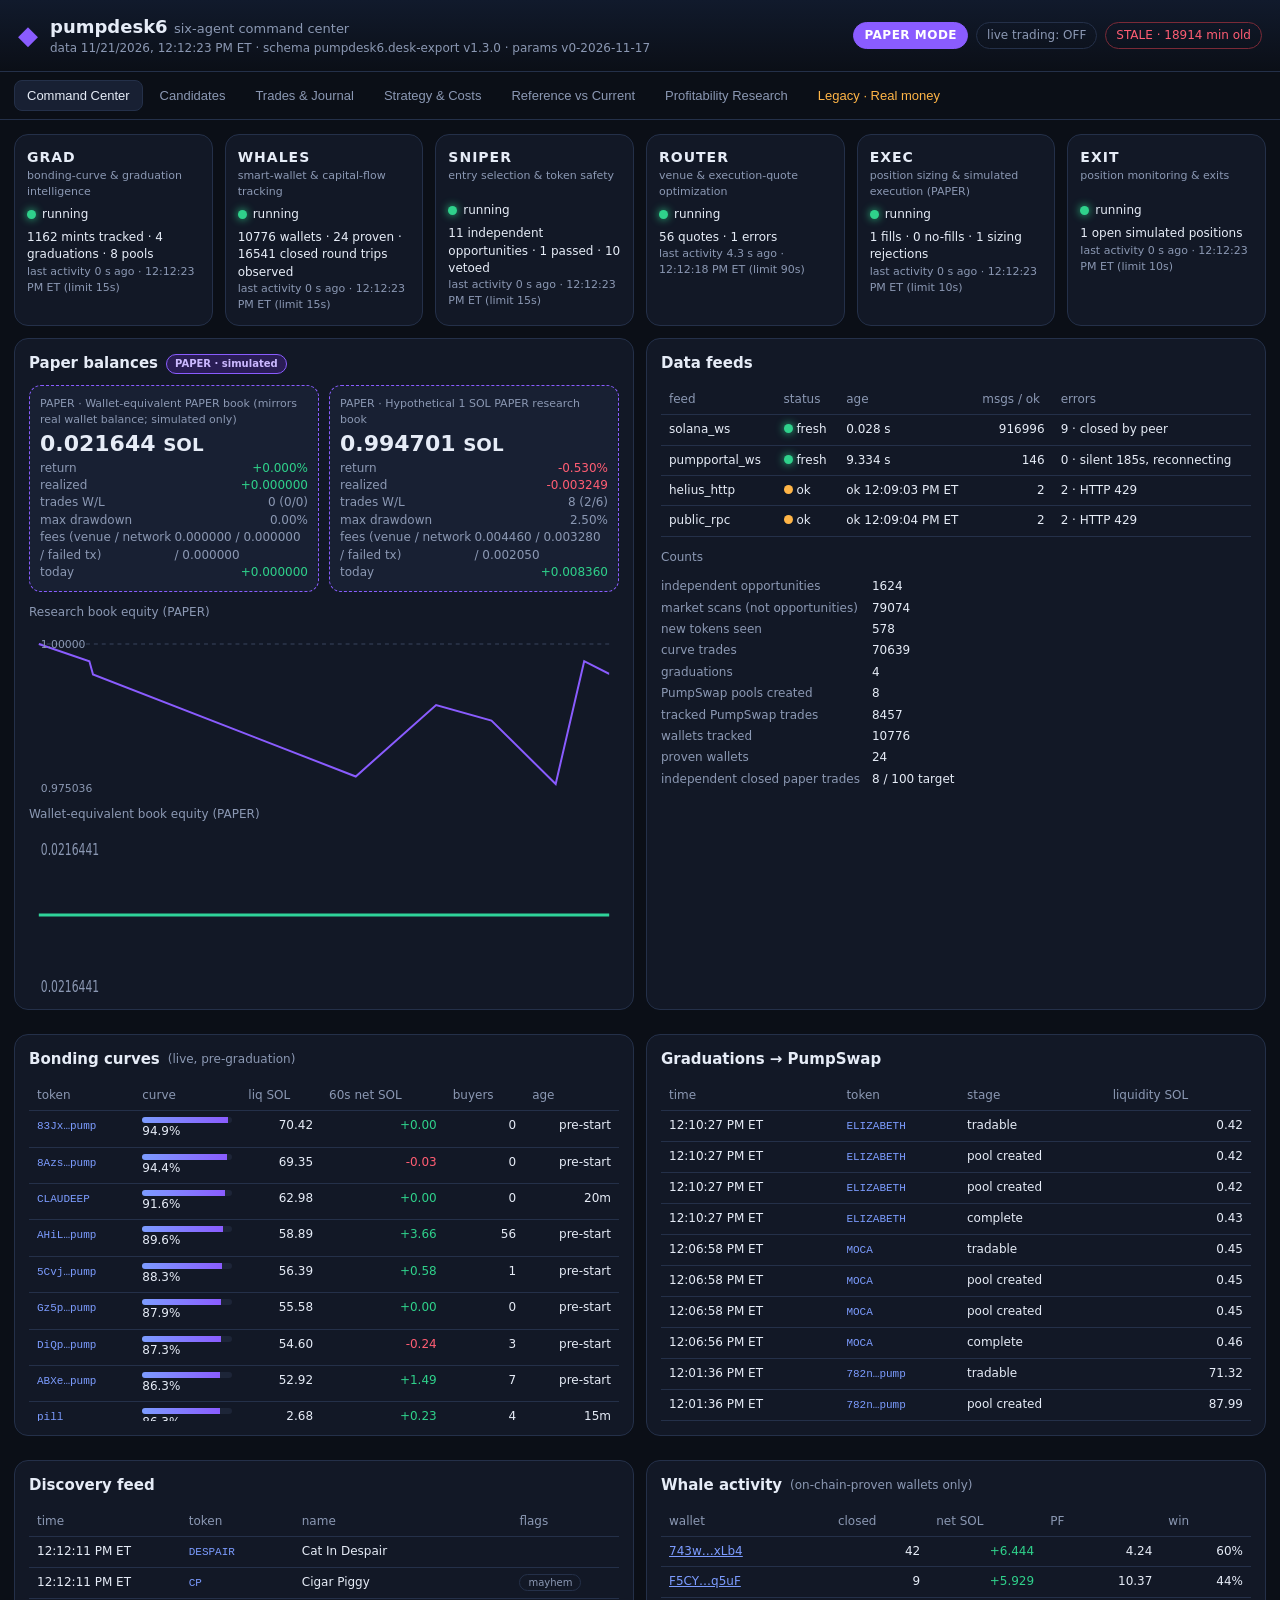
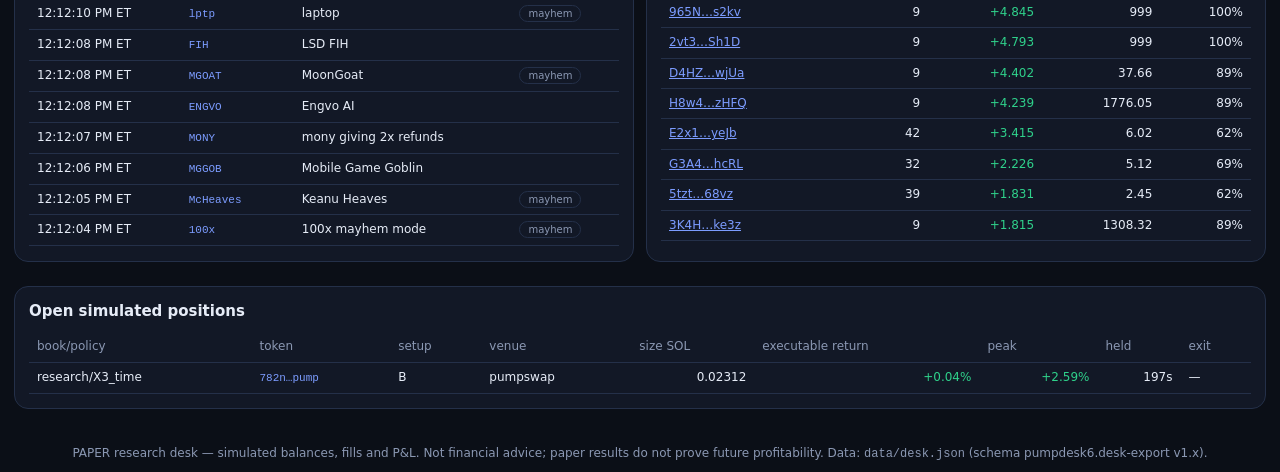
<file: d6af861a00fadabc7e1a550498f5947dbfdb0186/index.html>
<!doctype html>
<html lang="en">
<head>
<meta charset="utf-8">
<meta name="viewport" content="width=device-width, initial-scale=1">
<title>pumpdesk6 · Command Center (PAPER)</title>
<meta name="robots" content="noindex,nofollow,noarchive"><meta name="googlebot" content="noindex,nofollow,noarchive"><meta name="referrer" content="no-referrer">
<link rel="stylesheet" href="assets/style.css">
</head>
<body>
<header class="top">
  <div class="brand"><span class="logo">◆</span><div><h1>pumpdesk6 <small>six-agent command center</small></h1><div class="sub" id="gen">loading…</div></div></div>
  <div class="badges"><span class="badge paper">PAPER MODE</span><span class="badge" id="live-badge">live trading: OFF</span><span class="badge" id="fresh-badge">—</span></div>
</header>
<nav class="tabs" id="tabs">
  <button data-tab="cc" class="on">Command Center</button><button data-tab="cand">Candidates</button><button data-tab="trades">Trades &amp; Journal</button><button data-tab="strat">Strategy &amp; Costs</button><button data-tab="ref">Reference vs Current</button><button data-tab="prof">Profitability Research</button><button data-tab="legacy" class="legacy-tab">Legacy · Real money</button>
</nav>
<div id="paused" class="banner hidden"></div>
<main>
<section data-pane="cc" class="pane on">
  <div class="grid agents" id="agents"></div>
  <div class="grid two">
    <div class="card"><h2>Paper balances <span class="tag paper">PAPER · simulated</span></h2><div id="books" class="books"></div><div id="equity-chart" class="chart"></div></div>
    <div class="card"><h2>Data feeds</h2><div id="feeds"></div><h3>Counts</h3><div id="counts" class="kv"></div></div>
  </div>
  <div class="grid two">
    <div class="card"><h2>Bonding curves <small>(live, pre-graduation)</small></h2><div id="curves" class="scroll"></div></div>
    <div class="card"><h2>Graduations → PumpSwap</h2><div id="grads" class="scroll"></div></div>
  </div>
  <div class="grid two">
    <div class="card"><h2>Discovery feed</h2><div id="disc" class="scroll"></div></div>
    <div class="card"><h2>Whale activity <small>(on-chain-proven wallets only)</small></h2><div id="whales" class="scroll"></div></div>
  </div>
  <div class="card"><h2>Open simulated positions</h2><div id="open"></div></div>
</section>
<section data-pane="cand" class="pane">
  <div class="card"><h2>Independent opportunities <small id="opp-sub"></small></h2><div class="filters"><input id="opp-q" placeholder="filter by symbol / mint / reason"><select id="opp-d"><option value="">all dispositions</option><option>FILLED</option><option>NO_FILL</option><option>ORDER_PENDING</option><option>PASSED_NOT_ORDERED</option><option>VETOED</option></select></div><div id="opps" class="scroll tall"></div></div>
  <div class="grid two"><div class="card"><h2>Veto reasons</h2><div id="vetoes"></div></div><div class="card"><h2>EXEC decisions <small>(fills / no-fills)</small></h2><div id="decisions" class="scroll"></div></div></div>
</section>
<section data-pane="trades" class="pane">
  <div class="card"><h2>Simulated closed trades <span class="tag paper">PAPER</span></h2><div id="trades" class="scroll tall"></div></div>
  <div class="card"><h2>Full journal</h2><div class="filters"><select id="j-agent"><option value="">all agents</option><option>DESK</option><option>SNIPER</option><option>EXEC</option><option>EXIT</option></select></div><div id="journal" class="scroll tall"></div></div>
</section>
<section data-pane="strat" class="pane">
  <div class="card"><h2>Strategy comparison <small id="val"></small></h2><div id="perf"></div></div>
  <div class="grid two"><div class="card"><h2>Execution-cost analysis <small>(ROUTER quotes at real size)</small></h2><div id="cost-chart" class="chart"></div><div id="costs" class="scroll"></div></div><div class="card"><h2>Cost model &amp; risk limits</h2><div id="model" class="kv"></div></div></div>
</section>
<section data-pane="ref" class="pane">
  <div class="banner">Reference-replication lane: closest available PAPER reproduction of the 0xNevsky six-agent setup (GRAD → WHALES → SNIPER → ROUTER → EXEC → EXIT), running beside the current strategy on the same feeds and the same cost model. Thresholds tagged OUR-DECISION are ours, not the author's. The author's claimed profits are not used anywhere.</div>
  <div class="card"><h2>Side by side <small id="cmp-win"></small></h2><div id="cmp-lanes"></div><p class="foot" id="cmp-warn"></p></div>
  <div class="grid agents" id="ref-agents"></div>
  <div class="card"><h2>Same mint, different decision <small id="cmp-dc"></small></h2><div id="cmp-diff" class="scroll tall"></div></div>
  <div class="grid two"><div class="card"><h2>Reference opportunities</h2><div id="ref-opps" class="scroll"></div></div><div class="card"><h2>Reference closed trades <span class="tag paper">PAPER</span></h2><div id="ref-trades" class="scroll"></div></div></div>
  <div class="grid two"><div class="card"><h2>WHALES · trades ≥ 10 SOL</h2><div id="ref-whales" class="scroll"></div></div><div class="card"><h2>GRAD · graduating (≥90%) &amp; graduated</h2><div id="ref-grad" class="scroll"></div></div></div>
  <div class="card"><h2>Rule sources</h2><div id="ref-rules" class="kv"></div></div>
</section>
<section data-pane="prof" class="pane"><div id="prof"><div class="banner">Loading Profitability Research (PAPER · SHADOW)…</div></div></section>
<section data-pane="legacy" class="pane">
  <div class="banner legacy">REAL-MONEY HISTORY · read-only · retired Smart Money Hunter V1/V2 (Nov 10–11, 2026). Never mixed with the PAPER results above.</div>
  <div class="grid two"><div class="card"><h2>Totals (real wallet, historical)</h2><div id="lg-tot" class="kv"></div></div><div class="card"><h2>Previous strategy performance</h2><div id="lg-strat"></div></div></div>
  <div class="card"><h2>Completed real trades</h2><div id="lg-trades" class="scroll tall"></div></div>
  <div class="card"><h2>All on-chain transaction signatures</h2><div id="lg-sigs" class="scroll"></div></div>
  <p class="foot">Original dashboard preserved at <a href="legacy/dashboard-v1/index.html">legacy/dashboard-v1/</a> · raw journals in <code>legacy/journals/</code></p>
</section>
</main>
<div id="modal" class="modal hidden"><div class="modal-card"><button class="x" id="mx">×</button><div id="mbody"></div></div></div>
<footer class="foot">PAPER research desk — simulated balances, fills and P&amp;L. Not financial advice; paper results do not prove future profitability. Data: <code>data/desk.json</code> (schema pumpdesk6.desk-export v1.x).</footer>
<script src="assets/app.js?v=20261118-15m"></script>
<script src="assets/research.js?v=20261118-r1"></script>
</body>
</html>
</file>
<file: d6af861a00fadabc7e1a550498f5947dbfdb0186/assets/style.css>
:root{--bg:#0b0f17;--panel:#121826;--panel2:#182033;--line:#243049;--txt:#e6ecf7;--mut:#8b98b3;--acc:#7c9cff;--ok:#2fd18b;--bad:#ff5d73;--warn:#ffb547;--paper:#8a5cff}
*{box-sizing:border-box}body{margin:0;background:var(--bg);color:var(--txt);font:14px/1.45 ui-sans-serif,system-ui,-apple-system,Segoe UI,Roboto,sans-serif}
a{color:var(--acc)}code{color:var(--mut)}
.top{display:flex;justify-content:space-between;align-items:center;gap:12px;padding:14px 18px;border-bottom:1px solid var(--line);background:linear-gradient(180deg,#111a2c,#0b0f17);position:sticky;top:0;z-index:5;flex-wrap:wrap}
.brand{display:flex;gap:12px;align-items:center}.logo{font-size:26px;color:var(--paper)}h1{margin:0;font-size:18px}h1 small{color:var(--mut);font-weight:400;font-size:13px}.sub{color:var(--mut);font-size:12px}
.badges{display:flex;gap:8px;flex-wrap:wrap}.badge{border:1px solid var(--line);padding:4px 10px;border-radius:999px;font-size:12px;color:var(--mut)}.badge.paper{background:var(--paper);color:#fff;border-color:var(--paper);font-weight:700;letter-spacing:.5px}
.badge.ok{color:var(--ok);border-color:#1f6f50}.badge.bad{color:var(--bad);border-color:#7a2a37}
.tabs{display:flex;gap:4px;padding:8px 14px;overflow-x:auto;border-bottom:1px solid var(--line)}.tabs button{background:none;border:1px solid transparent;color:var(--mut);padding:7px 12px;border-radius:8px;cursor:pointer;white-space:nowrap;font-size:13px}
.tabs button.on{background:var(--panel2);color:var(--txt);border-color:var(--line)}.tabs .legacy-tab{color:var(--warn)}
main{padding:14px;max-width:1500px;margin:0 auto}.pane{display:none}.pane.on{display:block}
.grid{display:grid;gap:12px;margin-bottom:12px}.grid.two{grid-template-columns:1fr 1fr}.agents{grid-template-columns:repeat(6,1fr)}
@media(max-width:1200px){.agents{grid-template-columns:repeat(3,1fr)}}@media(max-width:820px){.grid.two{grid-template-columns:1fr}.agents{grid-template-columns:repeat(2,1fr)}}
@media(max-width:430px){.agents{grid-template-columns:1fr}main{padding:8px}.top{padding:10px}}
.card{background:var(--panel);border:1px solid var(--line);border-radius:14px;padding:14px;margin-bottom:12px;min-width:0}.card h2{font-size:15px;margin:0 0 10px;display:flex;gap:8px;align-items:center;flex-wrap:wrap}.card h2 small,.card h3{color:var(--mut);font-weight:400;font-size:12px}
.agent{background:var(--panel);border:1px solid var(--line);border-radius:14px;padding:12px;position:relative;min-width:0}.agent .nm{font-weight:800;letter-spacing:1px}.agent .rl{color:var(--mut);font-size:11px;min-height:28px}
.agent .st{display:flex;align-items:center;gap:6px;font-size:12px;margin:6px 0}.dot{width:9px;height:9px;border-radius:50%;background:var(--mut);display:inline-block}.dot.ok{background:var(--ok);box-shadow:0 0 8px var(--ok)}.dot.bad{background:var(--bad)}.dot.warn{background:var(--warn)}
.agent .sm{font-size:12px;color:var(--txt);word-break:break-word}.agent .age{font-size:11px;color:var(--mut)}
.books{display:grid;grid-template-columns:1fr 1fr;gap:10px}@media(max-width:430px){.books{grid-template-columns:1fr}}.book{background:var(--panel2);border-radius:12px;padding:10px;border:1px dashed var(--paper)}.book .lbl{font-size:11px;color:var(--mut)}.book .eq{font-size:22px;font-weight:800}.book .row{display:flex;justify-content:space-between;font-size:12px;color:var(--mut)}
.tag{font-size:10px;padding:2px 8px;border-radius:999px;border:1px solid var(--line);color:var(--mut)}.tag.paper{background:#2a1d55;color:#cbb8ff;border-color:var(--paper)}
table{width:100%;border-collapse:collapse;font-size:12px}th,td{padding:6px 8px;border-bottom:1px solid var(--line);text-align:left;vertical-align:top}th{color:var(--mut);font-weight:500;position:sticky;top:0;background:var(--panel)}td.num{text-align:right;font-variant-numeric:tabular-nums}
.scroll{max-height:340px;overflow:auto}.scroll.tall{max-height:620px}.chip{display:inline-block;padding:1px 8px;border-radius:999px;font-size:11px;font-weight:600}
.chip.FILLED{background:#123d2c;color:var(--ok)}.chip.NO_FILL{background:#3d2a12;color:var(--warn)}.chip.VETOED{background:#3d1520;color:var(--bad)}.chip.PASSED_NOT_ORDERED{background:#22283a;color:#b9c3dc}.chip.ORDER_PENDING{background:#1d2a50;color:var(--acc)}
.pos{color:var(--ok)}.neg{color:var(--bad)}.mut{color:var(--mut)}.bar{height:6px;background:#1d2538;border-radius:4px;overflow:hidden;min-width:60px}.bar>i{display:block;height:100%;background:linear-gradient(90deg,var(--acc),var(--paper))}
.kv{display:grid;grid-template-columns:auto 1fr;gap:4px 12px;font-size:12px}.kv div:nth-child(odd){color:var(--mut)}
.banner{margin:10px 14px;padding:10px 14px;border-radius:10px;background:#3d2a12;color:var(--warn);font-size:13px}.banner.legacy{margin:0 0 12px;background:#2a2410;border:1px solid #6b5a1c}.hidden{display:none}
.chart svg{width:100%;height:160px;display:block}.filters{display:flex;gap:8px;margin-bottom:8px;flex-wrap:wrap}.filters input,.filters select{background:var(--panel2);border:1px solid var(--line);color:var(--txt);padding:6px 10px;border-radius:8px;font-size:12px;flex:1;min-width:140px}
.mint{cursor:pointer;color:var(--acc);font-family:ui-monospace,monospace;font-size:11px}.foot{color:var(--mut);font-size:12px;padding:10px 18px;text-align:center}
.modal{position:fixed;inset:0;background:#000a;display:flex;align-items:center;justify-content:center;z-index:20;padding:12px}.modal-card{background:var(--panel);border:1px solid var(--line);border-radius:14px;max-width:820px;width:100%;max-height:85vh;overflow:auto;padding:16px;position:relative}.modal .x{position:absolute;right:10px;top:6px;background:none;border:0;color:var(--txt);font-size:24px;cursor:pointer}
.empty{color:var(--mut);font-size:12px;padding:8px 0}
.modal.hidden,.hidden{display:none!important}
</file>
